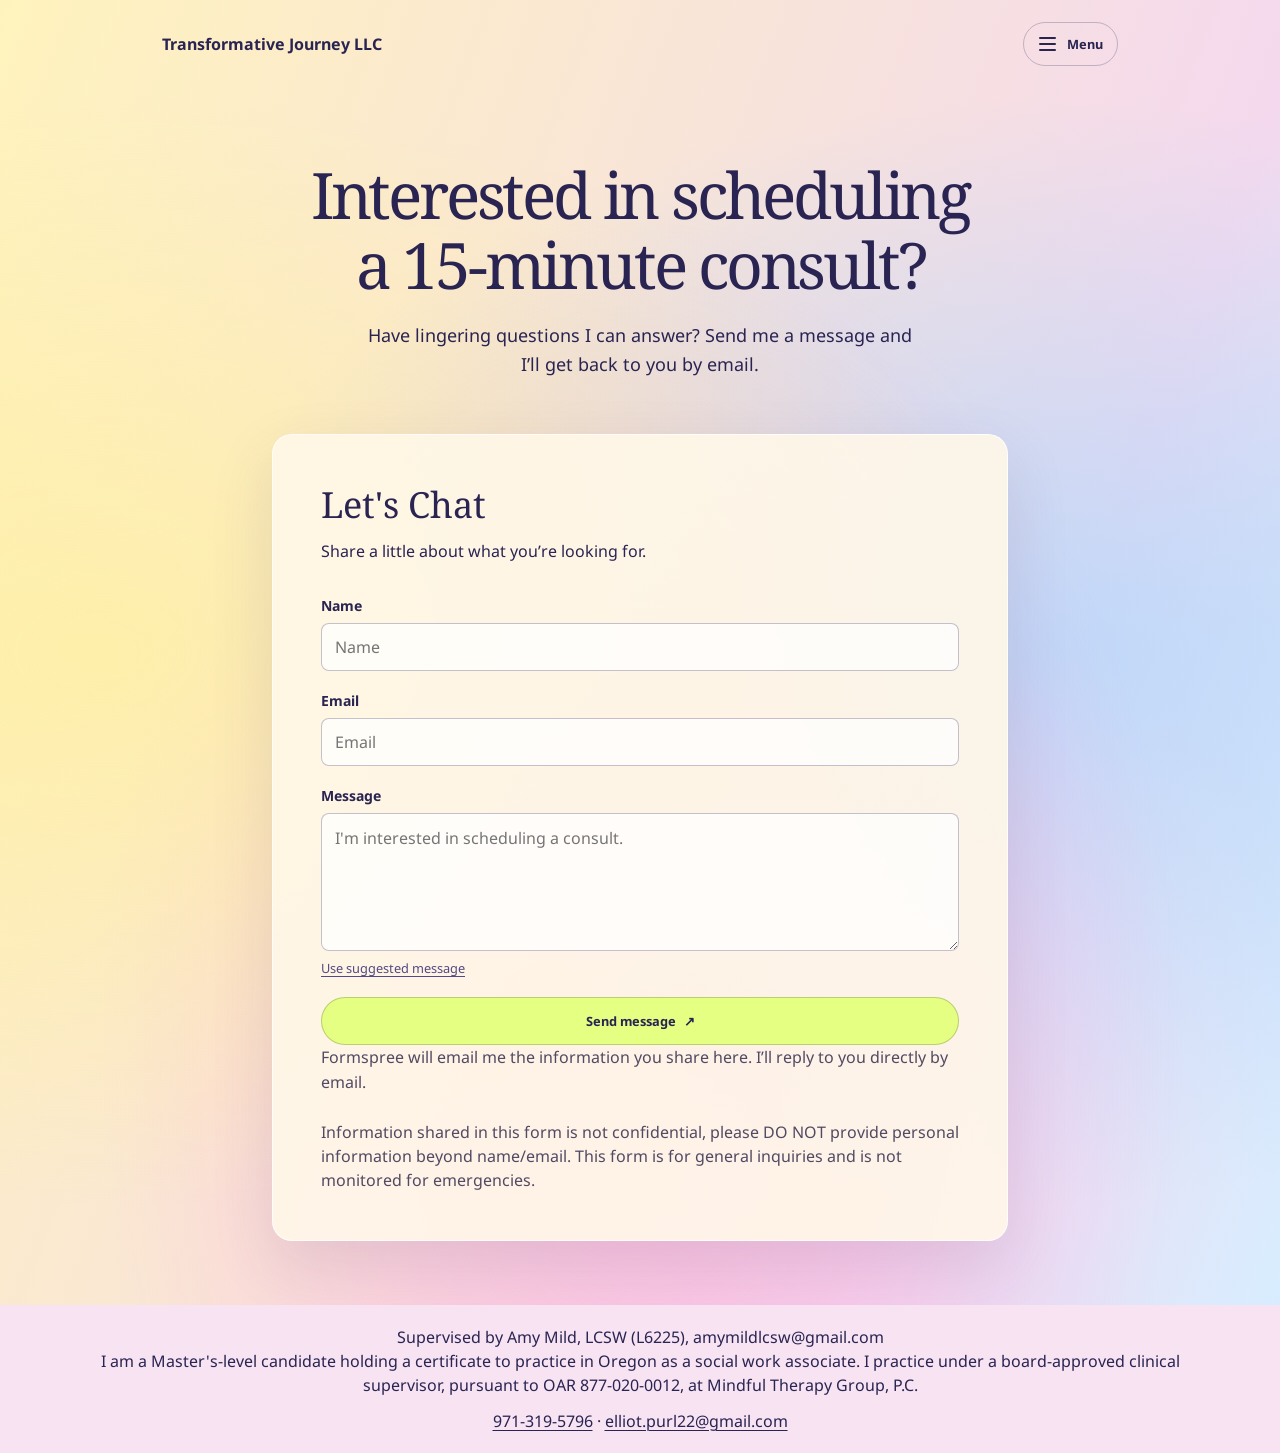
<file: src/contactme.html>
<!DOCTYPE html>
<html lang="en">
<head>
	<meta charset="UTF-8">
	<meta name="viewport" content="width=device-width, initial-scale=1.0">
	<meta name="theme-color" content="#fff3bd">
	<meta name="description" content="Get in touch with Elliot Purl about therapy services and general questions.">
	<title>Contact | Transformative Journey LLC</title>
	<link rel="preconnect" href="https://fonts.googleapis.com">
	<link rel="preconnect" href="https://fonts.gstatic.com" crossorigin>
	<link href="https://fonts.googleapis.com/css2?family=Droid+Sans:wght@400;700&family=Droid+Serif:wght@400;700&display=swap" rel="stylesheet">
	<link rel="stylesheet" href="../styles.css">
	<script src="https://code.jquery.com/jquery-3.7.1.min.js" integrity="sha256-/JqT3SQfawRcv/BIHPThkBvs0OEvtFFmqPF/lYI/Cxo=" crossorigin="anonymous" defer></script>
	<script src="contact.js" defer></script>
</head>
<body>
	<main class="contact-page">
		<header class="contact-header">
			<a class="contact-brand" href="../index.html">Transformative Journey LLC</a>
			<details class="contact-menu">
				<summary class="contact-menu-toggle">
					<span class="contact-menu-icon" aria-hidden="true"><span></span></span>
					<span>Menu</span>
				</summary>
				<nav class="contact-nav" aria-label="Main navigation">
					<a href="../index.html">Home</a>
					<a href="contactme.html" aria-current="page">Contact</a>
					<a href="covidprecaution.html">COVID precautions</a>
				</nav>
			</details>
		</header>

		<section class="contact-content" aria-labelledby="contact-title">
			<div class="contact-heading">
				<h1 id="contact-title">Interested in scheduling a 15-minute consult?</h1>
				<p class="contact-lede">Have lingering questions I can answer? Send me a message and I’ll get back to you by email.</p>
			</div>

			<div class="contact-card">
				<div class="contact-copy">
					<h2>Let's Chat</h2>
					<p>Share a little about what you’re looking for.</p>
					<form class="contact-form" action="https://formspree.io/f/mvkkdkzr" method="POST">
						<input type="hidden" name="_subject" value="New contact message from Transformative Journey LLC">
						<div class="contact-form-honeypot" aria-hidden="true">
							<label for="contact-website">Leave this field empty</label>
							<input id="contact-website" type="text" name="_gotcha" tabindex="-1" autocomplete="off">
						</div>
						<div class="contact-form-field">
							<label for="contact-name">Name</label>
							<input id="contact-name" name="name" type="text" placeholder="Name" autocomplete="name" required>
						</div>
						<div class="contact-form-field">
							<label for="contact-email">Email</label>
							<input id="contact-email" name="email" type="email" placeholder="Email" autocomplete="email" required>
						</div>
						<div class="contact-form-field">
							<label for="contact-message">Message</label>
							<textarea id="contact-message" name="message" rows="5" placeholder="I'm interested in scheduling a consult."></textarea>
							<button class="contact-message-suggestion" type="button">Use suggested message</button>
						</div>
						<button class="contact-form-submit" type="submit">Send message <span aria-hidden="true">↗</span></button>
					</form>
					<p class="contact-form-status" role="status" aria-live="polite" hidden></p>
					<p class="contact-form-note">Formspree will email me the information you share here. I’ll reply to you directly by email.</p>
					<p class="contact-form-disclaimer">Information shared in this form is not confidential, please DO NOT provide personal information beyond name/email. This form is for general inquiries and is not monitored for emergencies.</p>
				</div>
			</div>
		</section>
	</main>
	<footer class="site-footer contact-site-footer">
		<p class="footer-disclaimer">Supervised by Amy Mild, LCSW (L6225), amymildlcsw@gmail.com</p>
		<p class="footer-disclaimer">I am a Master's-level candidate holding a certificate to practice in Oregon as a social work associate. I practice under a board-approved clinical supervisor, pursuant to OAR 877-020-0012, at Mindful Therapy Group, P.C.</p>
		<p class="footer-disclaimer contact-footer-details">
			<a href="tel:+19713195796">971-319-5796</a>
			<span aria-hidden="true"> · </span>
			<a href="mailto:elliot.purl22@gmail.com">elliot.purl22@gmail.com</a>
		</p>
	</footer>
</body>
</html>
</file>
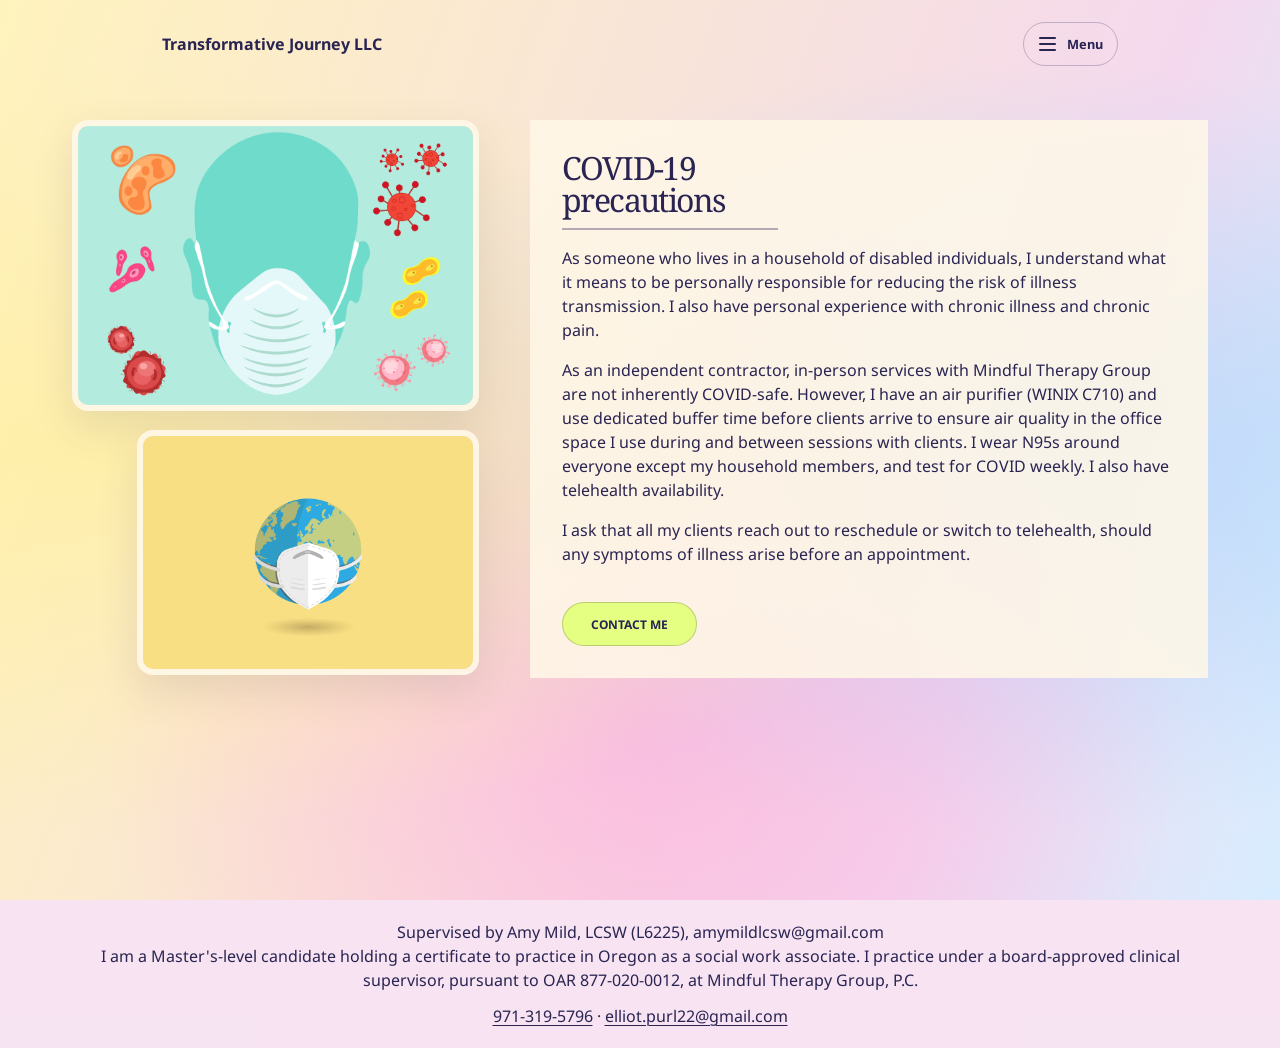
<file: src/covidprecaution.html>
<!DOCTYPE html>
<html lang="en">
<head>
	<meta charset="UTF-8">
	<meta name="viewport" content="width=device-width, initial-scale=1.0">
	<meta name="theme-color" content="#fff3bd">
	<meta name="description" content="Learn about Elliot Purl's COVID precautions for in-person therapy services.">
	<title>COVID Precautions | Transformative Journey LLC</title>
	<link rel="preconnect" href="https://fonts.googleapis.com">
	<link rel="preconnect" href="https://fonts.gstatic.com" crossorigin>
	<link href="https://fonts.googleapis.com/css2?family=Droid+Sans:wght@400;700&family=Droid+Serif:wght@400;700&display=swap" rel="stylesheet">
	<link rel="stylesheet" href="../styles.css">
</head>
<body>
	<main class="contact-page">
		<header class="contact-header">
			<a class="contact-brand" href="../index.html">Transformative Journey LLC</a>
			<details class="contact-menu">
				<summary class="contact-menu-toggle">
					<span class="contact-menu-icon" aria-hidden="true"><span></span></span>
					<span>Menu</span>
				</summary>
				<nav class="contact-nav" aria-label="Main navigation">
					<a href="../index.html">Home</a>
					<a href="contactme.html">Contact</a>
					<a href="covidprecaution.html" aria-current="page">COVID precautions</a>
				</nav>
			</details>
		</header>

		<section class="contact-content covid-content" aria-labelledby="covid-title">
			<div class="about-content">
				<div class="about-gallery covid-gallery" aria-label="COVID precaution illustrations">
					<img class="about-portrait" src="../images/covid-mask-illustration.png" alt="Illustration of a person wearing a face mask, surrounded by germs.">
					<img class="about-cat" src="../images/covid-earth-mask-illustration.png" alt="Illustration of Earth wearing a face mask.">
				</div>
				<div class="about-card">
					<h1 class="hours-heading" id="covid-title">COVID-19 precautions</h1>
					<p>As someone who lives in a household of disabled individuals, I understand what it means to be personally responsible for reducing the risk of illness transmission. I also have personal experience with chronic illness and chronic pain.</p>
					<p>As an independent contractor, in-person services with Mindful Therapy Group are not inherently COVID-safe. However, I have an air purifier (WINIX C710) and use dedicated buffer time before clients arrive to ensure air quality in the office space I use during and between sessions with clients. I wear N95s around everyone except my household members, and test for COVID weekly. I also have telehealth availability.</p>
					<p>I ask that all my clients reach out to reschedule or switch to telehealth, should any symptoms of illness arise before an appointment.</p>
					<a class="booking-link about-contact-link" href="contactme.html">Contact me</a>
				</div>
			</div>
		</section>
	</main>
	<footer class="site-footer contact-site-footer">
		<p class="footer-disclaimer">Supervised by Amy Mild, LCSW (L6225), amymildlcsw@gmail.com</p>
		<p class="footer-disclaimer">I am a Master's-level candidate holding a certificate to practice in Oregon as a social work associate. I practice under a board-approved clinical supervisor, pursuant to OAR 877-020-0012, at Mindful Therapy Group, P.C.</p>
		<p class="footer-disclaimer contact-footer-details">
			<a href="tel:+19713195796">971-319-5796</a>
			<span aria-hidden="true"> · </span>
			<a href="mailto:elliot.purl22@gmail.com">elliot.purl22@gmail.com</a>
		</p>
	</footer>
</body>
</html>
</file>
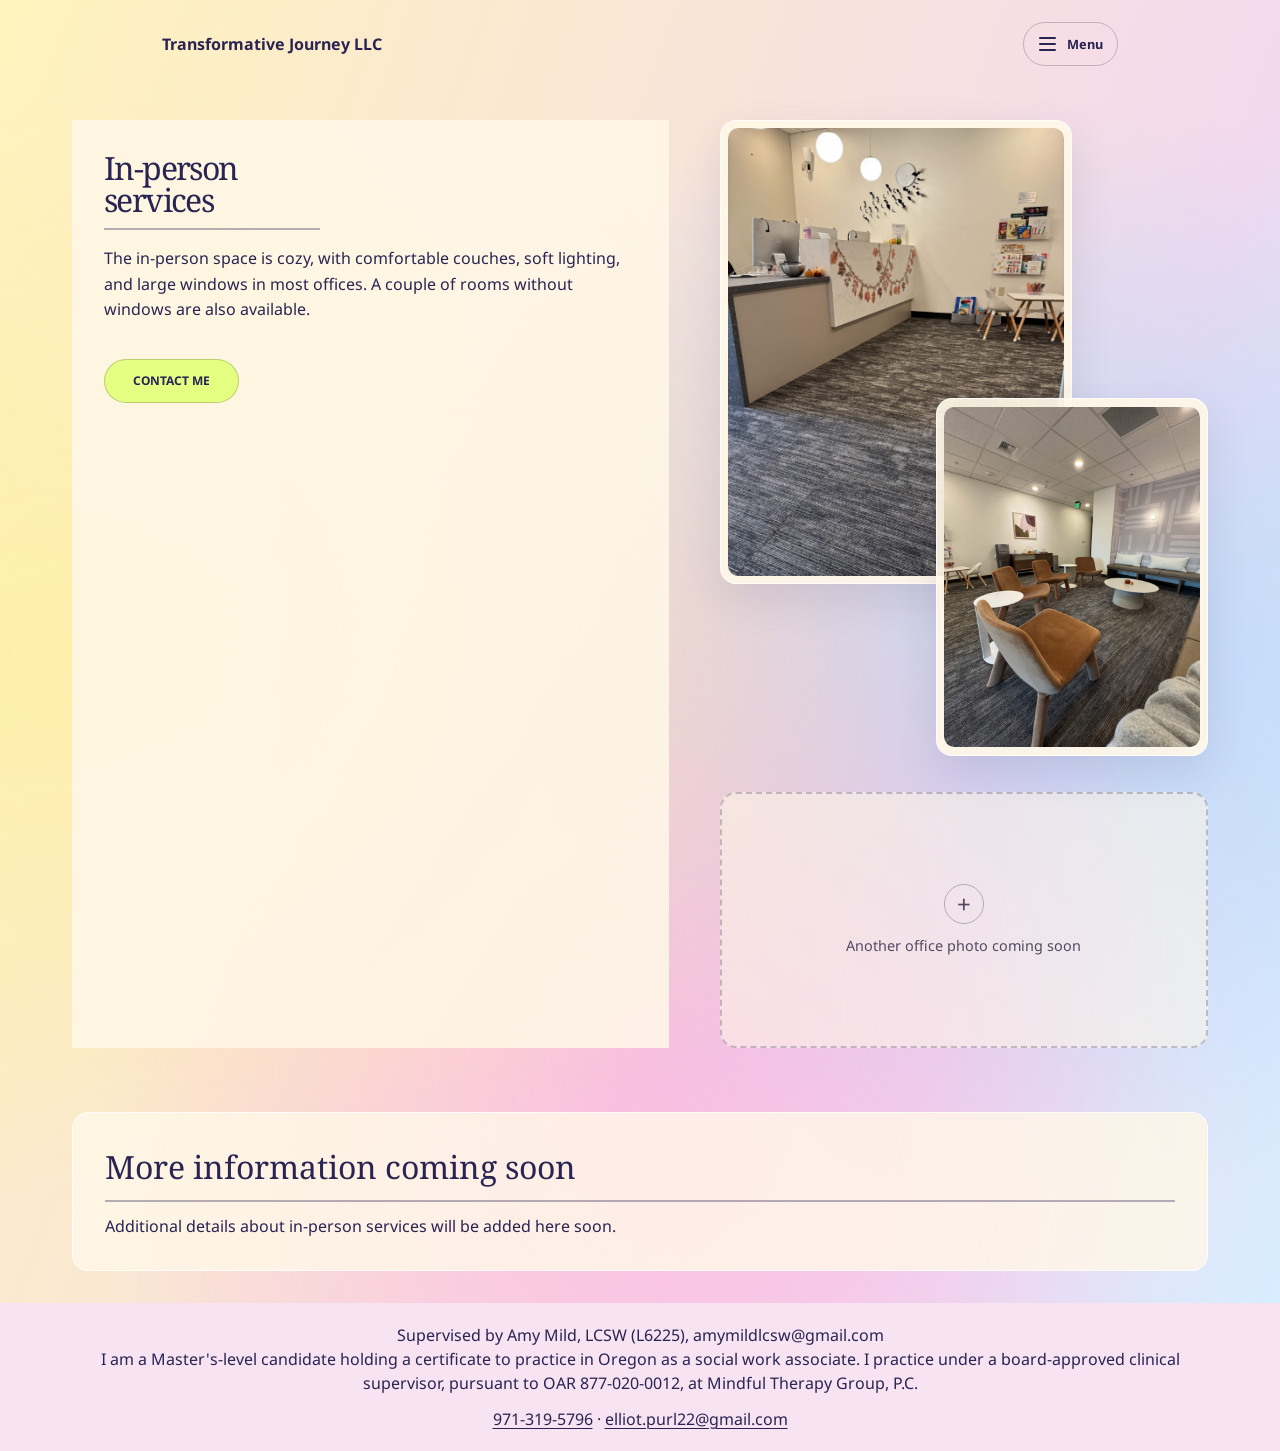
<file: src/inpersonservices.html>
<!DOCTYPE html>
<html lang="en">
<head>
	<meta charset="UTF-8">
	<meta name="viewport" content="width=device-width, initial-scale=1.0">
	<meta name="theme-color" content="#fff3bd">
	<meta name="description" content="Learn about the in-person therapy space available through Elliot Purl.">
	<title>In-Person Services | Transformative Journey LLC</title>
	<link rel="preconnect" href="https://fonts.googleapis.com">
	<link rel="preconnect" href="https://fonts.gstatic.com" crossorigin>
	<link href="https://fonts.googleapis.com/css2?family=Droid+Sans:wght@400;700&family=Droid+Serif:wght@400;700&display=swap" rel="stylesheet">
	<link rel="stylesheet" href="../styles.css">
</head>
<body>
	<main class="contact-page">
		<header class="contact-header">
			<a class="contact-brand" href="../index.html">Transformative Journey LLC</a>
			<details class="contact-menu">
				<summary class="contact-menu-toggle">
					<span class="contact-menu-icon" aria-hidden="true"><span></span></span>
					<span>Menu</span>
				</summary>
				<nav class="contact-nav" aria-label="Main navigation">
					<a href="../index.html">Home</a>
					<a href="contactme.html">Contact</a>
					<a href="covidprecaution.html">COVID precautions</a>
					<a href="inpersonservices.html" aria-current="page">In-person services</a>
				</nav>
			</details>
		</header>

		<section class="contact-content inperson-content" aria-labelledby="inperson-title">
			<div class="inperson-layout">
				<div class="about-card inperson-card">
					<h1 class="hours-heading" id="inperson-title">In-person services</h1>
					<p>The in-person space is cozy, with comfortable couches, soft lighting, and large windows in most offices. A couple of rooms without windows are also available.</p>
					<a class="booking-link about-contact-link" href="contactme.html">Contact me</a>
				</div>

				<div class="inperson-gallery" aria-label="Photos of the in-person therapy space">
					<figure class="inperson-photo">
						<img src="../images/inperson-front-desk.png" alt="The therapy office front desk and children's play area.">
					</figure>
					<figure class="inperson-photo inperson-photo-offset">
						<img src="../images/inperson-office.png" alt="The therapy office seating area with couches and soft lighting.">
					</figure>
					<div class="inperson-photo-placeholder" role="img" aria-label="A third office photo will be added soon">
						<span class="inperson-placeholder-icon" aria-hidden="true">+</span>
						<span>Another office photo coming soon</span>
					</div>
				</div>
			</div>
		</section>
		<section class="inperson-coming-section" aria-labelledby="inperson-coming-title">
			<div class="inperson-coming-card">
				<h2 class="hours-heading" id="inperson-coming-title">More information coming soon</h2>
				<p>Additional details about in-person services will be added here soon.</p>
			</div>
		</section>
	</main>
	<footer class="site-footer contact-site-footer">
		<p class="footer-disclaimer">Supervised by Amy Mild, LCSW (L6225), amymildlcsw@gmail.com</p>
		<p class="footer-disclaimer">I am a Master's-level candidate holding a certificate to practice in Oregon as a social work associate. I practice under a board-approved clinical supervisor, pursuant to OAR 877-020-0012, at Mindful Therapy Group, P.C.</p>
		<p class="footer-disclaimer contact-footer-details">
			<a href="tel:+19713195796">971-319-5796</a>
			<span aria-hidden="true"> · </span>
			<a href="mailto:elliot.purl22@gmail.com">elliot.purl22@gmail.com</a>
		</p>
	</footer>
</body>
</html>
</file>
<file: styles.css>
* {
	box-sizing: border-box;
}

body {
	margin: 0;
	color: #292452;
	font-family: "Droid Sans", sans-serif;
}

.index {
	position: relative;
	display: grid;
	min-height: 100vh;
	min-height: 100svh;
	overflow: hidden;
	isolation: isolate;
}

.index::before {
	position: absolute;
	z-index: -1;
	inset: -10%;
	background:
		radial-gradient(ellipse at 15% 50%, rgba(255, 240, 160, 0.75), transparent 50%),
		radial-gradient(ellipse at 50% 75%, rgba(255, 161, 221, 0.75), transparent 50%),
		radial-gradient(ellipse at 75% 50%, rgba(161, 215, 255, 0.75), transparent 50%),
        linear-gradient(110deg, #fff3bd, #f4d9ee 75%, #d7edff);
	content: "";
}

.index-menu-header {
	position: absolute;
	z-index: 2;
	top: 0;
	left: 50%;
	display: flex;
	width: min(100%, 1280px);
	justify-content: flex-end;
	padding: clamp(1.5rem, 6vw, 4.5rem);
	transform: translateX(-50%);
}

.index-content {
	position: relative;
	display: grid;
	grid-template-columns: minmax(0, 0.75fr) minmax(0, 1.25fr);
	align-items: center;
	gap: clamp(1rem, 4vw, 3.5rem);
	width: min(100%, 1280px);
	min-height: 100vh;
	min-height: 100svh;
	margin-inline: auto;
	padding: clamp(1.5rem, 6vw, 4.5rem);
}

.intro {
	grid-column: 1 / -1;
	display: flex;
	flex-direction: column;
	align-items: flex-start;
	min-height: min(75vh, 540px);
}

.brand {
	margin: 0 0 clamp(2rem, 8vh, 4.5rem);
	font-size: 1rem;
	font-weight: 700;
}

h1 {
	max-width: 12ch;
	margin: 0;
	font-family: "Droid Serif", serif;
	font-size: clamp(2rem, 4vw, 3rem);
	font-weight: 400;
	line-height: 1;
	letter-spacing: -0.05em;
}

.tagline {
	margin: 1.25rem 0 1.5rem;
	font-size: clamp(1rem, 1.5vw, 1rem);
}

.booking-link {
	display: inline-flex;
	min-height: 2.75rem;
	align-items: center;
	justify-content: center;
	padding: 0.75rem 1.75rem;
	border: 1px solid rgba(52, 61, 36, 0.24);
	border-radius: 1000px;
	background: #e5ff83;
	color: #292452;
	font-size: 0.75rem;
	font-weight: 700;
	text-decoration: none;
	text-transform: uppercase;
	transition: background-color 180ms ease, transform 180ms ease;
}

.booking-link:hover {
	transform: translateY(-2px);
	background: #d9f76c;
	color: #292452;
}

.booking-link:focus-visible {
	outline: 3px solid #292452;
	outline-offset: 3px;
}

.site-footer {
	padding: 1.25rem clamp(1.25rem, 6vw, 4.5rem);
	background: rgba(244, 217, 238, 0.72);
}

.footer-disclaimer {
	max-width: 75rem;
	margin: 0 auto;
	font-size: 1rem;
	line-height: 1.5;
	text-align: center;
}

.supervision-section {
	width: min(100%, 1280px);
	margin: 0 auto;
	padding: 0 clamp(1.5rem, 6vw, 4.5rem);
}

.supervision-card {
	background: rgba(255, 248, 232, 0.88);
	padding: clamp(1.25rem, 3vw, 2rem);
}

.about-section {
	width: min(100%, 1280px);
	margin: 0 auto;
	padding: 2rem clamp(1.5rem, 6vw, 4.5rem);
}

.about-content {
	display: grid;
	grid-template-columns: minmax(0, 0.75fr) minmax(0, 1.25fr);
	align-items: stretch;
	gap: clamp(1.25rem, 4vw, 3.5rem);
}

.about-gallery {
	position: relative;
	min-height: 30rem;
	height: 100%;
}

.about-portrait {
	display: block;
	width: 75%;
	height: 100%;
	min-height: 30rem;
	object-fit: cover;
	object-position: center 25%;
}

.about-cat {
	position: absolute;
	right: 0;
	bottom: 0;
	width: 60%;
	height: 40%;
	border: 0.5rem solid rgba(255, 248, 232, 0.92);
	object-fit: cover;
	object-position: center 25%;
}

.about-card {
	align-self: stretch;
	background: rgba(255, 248, 232, 0.88);
	padding: clamp(1.25rem, 3vw, 2rem);
}

.about-card p {
	margin: 0 0 1rem;
	font-size: clamp(1rem, 1vw, 1rem);
	line-height: 1.5;
}

.about-card p:last-child {
	margin-bottom: 0;
}

.about-contact-link {
	margin-top: 1.25rem;
}

.practice-details {
	width: min(100%, 1280px);
	margin: 0 auto;
	padding: 2rem clamp(1.5rem, 6vw, 4.5rem) 4rem;
}

.details-content {
	display: grid;
	grid-template-columns: minmax(0, 0.75fr) minmax(0, 1.25fr);
	align-items: stretch;
	gap: clamp(1.25rem, 4vw, 3.5rem);
}

.hours-column {
	display: flex;
	flex-direction: column;
	gap: 1rem;
}

.practice-cat {
	display: block;
	width: 100%;
	aspect-ratio: 1.2;
	object-fit: cover;
	object-position: center 20%;
}

.hours-card,
.insurance-card {
	background: rgba(255, 248, 232, 0.88);
	padding: clamp(1rem, 2.5vw, 1.75rem);
}

.hours-heading {
	margin: 0 0 1rem;
	padding-bottom: 0.75rem;
	border-bottom: 2px solid rgba(41, 36, 82, 0.35);
	font-family: "Droid Serif", serif;
	font-size: clamp(1.25rem, 2.5vw, 2rem);
	font-weight: 400;
}

.hours-card p {
	margin: 0.5rem 0;
	font-size: 1rem;
	line-height: 1.5;
}

.hours-card .appointment-note {
	margin-top: 1.5rem;
	font-weight: 700;
}

.insurance-card {
	display: flex;
	flex-direction: column;
	height: auto;
	padding: clamp(0.75rem, 1.5vw, 1.25rem);
}

.details-side {
	display: flex;
	flex-direction: column;
	justify-content: center;
}

.insurance-card h3 {
	margin: 0 0 1rem;
	font-family: "Droid Sans", sans-serif;
	font-size: 1rem;
	font-weight: 700;
	text-align: center;
}

.insurance-list {
	display: grid;
	grid-template-columns: repeat(2, minmax(0, 1fr));
	align-content: start;
	gap: 0.50rem 1.5rem;
	margin: 0;
	padding: 0;
	list-style: none;
	font-size: clamp(0.75rem, 1vw, 1rem);
	line-height: 1.50;
}

.details-disclaimer {
	margin: auto 0 0;
	padding-top: 2rem;
	font-size: 0.75rem;
	font-weight: 700;
	line-height: 1.5;
	text-align: center;
}
.photo-wrap {
	position: absolute;
	top: 50%;
	right: clamp(1.5rem, 6vw, 4.5rem);
	display: grid;
	width: min(50%, 600px);
	place-items: center;
	transform: translateY(-50%);
}

.landscape {
	display: block;
	width: min(100%, 600px);
	height: auto;
	filter: drop-shadow(0 20px 35px rgba(72, 57, 94, 0.1));
}

.contact-page {
	position: relative;
	min-height: 100vh;
	min-height: 100svh;
	overflow: hidden;
	isolation: isolate;
	background: linear-gradient(110deg, #fff3bd, #f4d9ee 75%, #d7edff);
}

.contact-page::before {
	position: absolute;
	z-index: -1;
	inset: -10%;
	background:
		radial-gradient(ellipse at 15% 50%, rgba(255, 240, 160, 0.75), transparent 50%),
		radial-gradient(ellipse at 50% 75%, rgba(255, 161, 221, 0.55), transparent 50%),
		radial-gradient(ellipse at 75% 50%, rgba(161, 215, 255, 0.65), transparent 50%);
	content: "";
}

.contact-header,
.contact-content {
	width: min(100%, 1100px);
	margin-inline: auto;
	padding-inline: clamp(1.25rem, 6vw, 4.5rem);
}

.contact-header {
	position: relative;
	z-index: 2;
	display: flex;
	min-height: 5.5rem;
	align-items: center;
	justify-content: space-between;
	gap: 1rem;
	padding-block: 0.75rem;
}

.contact-brand {
	color: #292452;
	font-weight: 700;
	text-decoration: none;
}

.contact-brand {
	font-size: clamp(0.9rem, 2vw, 1rem);
}

.contact-menu {
	position: relative;
}

.contact-menu-toggle {
	display: inline-flex;
	min-height: 2.75rem;
	align-items: center;
	gap: 0.65rem;
	padding: 0.6rem 0.9rem;
	border: 1px solid rgba(41, 36, 82, 0.25);
	border-radius: 1000px;
	color: #292452;
	font-size: 0.8rem;
	font-weight: 700;
	cursor: pointer;
	list-style: none;
}

.contact-menu-toggle::-webkit-details-marker {
	display: none;
}

.contact-menu-toggle:hover {
	color: #574a8a;
}

.contact-menu-toggle:focus-visible {
	outline: 3px solid #292452;
	outline-offset: 3px;
}

.contact-menu-icon {
	display: grid;
	width: 1.1rem;
	gap: 0.22rem;
}

.contact-menu-icon::before,
.contact-menu-icon::after,
.contact-menu-icon span {
	display: block;
	width: 100%;
	height: 2px;
	border-radius: 2px;
	background: currentColor;
	content: "";
	transition: transform 180ms ease, opacity 180ms ease;
}

.contact-menu[open] .contact-menu-icon::before {
	transform: translateY(0.33rem) rotate(45deg);
}

.contact-menu[open] .contact-menu-icon span {
	opacity: 0;
}

.contact-menu[open] .contact-menu-icon::after {
	transform: translateY(-0.33rem) rotate(-45deg);
}

.contact-nav {
	position: absolute;
	top: calc(100% + 0.6rem);
	right: 0;
	display: grid;
	min-width: 13rem;
	gap: 0.35rem;
	padding: 0.5rem;
	border: 1px solid rgba(41, 36, 82, 0.16);
	border-radius: 0.9rem;
	background: rgba(255, 248, 232, 0.98);
	box-shadow: 0 1rem 2rem rgba(72, 57, 94, 0.16);
}

.contact-nav a {
	padding: 0.75rem 0.9rem;
	border-radius: 0.55rem;
	color: #292452;
	font-size: 0.9rem;
	font-weight: 700;
	text-decoration: none;
}

.contact-nav a[aria-current="page"] {
	background: rgba(244, 217, 238, 0.72);
}

.contact-nav a:hover {
	background: rgba(244, 217, 238, 0.5);
	color: #574a8a;
}

.contact-nav a:focus-visible {
	outline: 3px solid #292452;
	outline-offset: 2px;
}

.contact-brand:hover {
	color: #574a8a;
}

.contact-brand:focus-visible,
.contact-form-submit:focus-visible {
	outline: 3px solid #292452;
	outline-offset: 3px;
}

.contact-content {
	padding-block: clamp(2.5rem, 8vh, 5rem) 4rem;
}

.contact-heading {
	max-width: 42rem;
	margin: 0 auto clamp(2rem, 5vw, 3.5rem);
	text-align: center;
}

.contact-eyebrow {
	margin: 0 0 0.75rem;
	color: #625778;
	font-size: 0.75rem;
	font-weight: 700;
	letter-spacing: 0.12em;
	text-transform: uppercase;
}

.contact-heading h1 {
	max-width: none;
	font-size: clamp(2.25rem, 6vw, 4rem);
	line-height: 1.1;
}

.contact-lede {
	max-width: 34rem;
	margin: 1.25rem auto 0;
	font-size: clamp(1rem, 2vw, 1.125rem);
	line-height: 1.6;
}

.contact-card {
	position: relative;
	max-width: 46rem;
	margin-inline: auto;
	border: 1px solid rgba(255, 255, 255, 0.8);
	border-radius: 1.25rem;
	background: rgba(255, 248, 232, 0.9);
	box-shadow: 0 1.5rem 4rem rgba(72, 57, 94, 0.12);
}

.contact-copy {
	padding: clamp(1.5rem, 5vw, 3rem);
}

.contact-copy h2 {
	margin: 0 0 0.75rem;
	font-family: "Droid Serif", serif;
	font-size: clamp(1.5rem, 4vw, 2.25rem);
	font-weight: 400;
	line-height: 1.2;
}

.contact-copy > p:not(.contact-eyebrow, .contact-form-status, .contact-form-disclaimer) {
	margin: 0;
	line-height: 1.6;
}

.contact-form {
	display: grid;
	gap: 1.25rem;
	margin-top: 2rem;
}

.contact-form-field {
	display: grid;
	gap: 0.5rem;
}

.contact-form-field label {
	font-size: 0.875rem;
	font-weight: 700;
}

.contact-form-field input,
.contact-form-field textarea {
	width: 100%;
	border: 1px solid rgba(41, 36, 82, 0.28);
	border-radius: 0.5rem;
	background: rgba(255, 255, 255, 0.75);
	color: #292452;
	font: inherit;
}

.contact-form-field input {
	min-height: 3rem;
	padding: 0.65rem 0.8rem;
}

.contact-form-field textarea {
	min-height: 8rem;
	padding: 0.8rem;
	resize: vertical;
}

.contact-message-suggestion {
	justify-self: start;
	padding: 0;
	border: 0;
	background: none;
	color: #514a83;
	font: inherit;
	font-size: 0.8rem;
	text-decoration: underline;
	text-underline-offset: 0.2em;
	cursor: pointer;
}

.contact-message-suggestion:hover {
	color: #292452;
}

.contact-message-suggestion:focus-visible {
	outline: 3px solid rgba(41, 36, 82, 0.5);
	outline-offset: 3px;
}

.contact-form-field input:focus,
.contact-form-field textarea:focus {
	outline: 3px solid rgba(41, 36, 82, 0.25);
	border-color: #292452;
}

.contact-form-honeypot {
	position: absolute;
	width: 1px;
	height: 1px;
	overflow: hidden;
	clip: rect(0, 0, 0, 0);
	white-space: nowrap;
}

.contact-form-submit {
	display: inline-flex;
	min-height: 3rem;
	align-items: center;
	justify-content: center;
	gap: 0.5rem;
	padding: 0.75rem 1.5rem;
	border: 1px solid rgba(52, 61, 36, 0.24);
	border-radius: 1000px;
	background: #e5ff83;
	color: #292452;
	font: inherit;
	font-size: 0.8rem;
	font-weight: 700;
	cursor: pointer;
	transition: background-color 180ms ease, transform 180ms ease;
}

.contact-form-submit:hover:not(:disabled) {
	transform: translateY(-2px);
	background: #d9f76c;
}

.contact-form-submit:disabled {
	cursor: wait;
	opacity: 0.7;
}

.contact-form-note {
	margin: 1rem 0 0;
	color: #514a63;
	font-size: 1rem;
	line-height: 1.5;
}

.contact-form-status {
	margin: 1rem 0 0;
	font-size: 1rem;
	font-weight: 700;
	line-height: 1.5;
}

.contact-form-status[data-state="success"] {
	color: #27623c;
}

.contact-form-status[data-state="error"] {
	color: #9c2727;
}

.contact-form-disclaimer {
	margin: 1.5rem 0 0;
	color: #514a63;
	font-size: 1rem;
	line-height: 1.5;
}

.contact-site-footer {
	margin-top: 0;
}

.contact-footer-details {
	margin-top: 0.75rem;
}

.contact-footer-details a {
	color: inherit;
	text-decoration-thickness: 1px;
	text-underline-offset: 0.2em;
}

.contact-footer-details a:hover {
	color: #574a8a;
}

.contact-footer-details a:focus-visible {
	outline: 3px solid #292452;
	outline-offset: 3px;
}

.covid-content {
	width: min(100%, 1280px);
	padding: 2rem clamp(1.5rem, 6vw, 4.5rem);
}

.covid-additional-section {
	padding-bottom: 2rem;
}

.covid-additional-placeholder {
	margin: 0;
	font-size: 1rem;
	line-height: 1.5;
	text-align: center;
}

.covid-gallery {
	display: grid;
	height: auto;
	min-height: 0;
	gap: 1rem;
}

.covid-gallery img {
	width: 100%;
	height: auto;
	min-height: 0;
	border: 0.4rem solid rgba(255, 248, 232, 0.92);
	border-radius: 1rem;
	object-fit: contain;
	box-shadow: 0 1rem 2.5rem rgba(72, 57, 94, 0.12);
}

.covid-gallery .about-portrait {
	width: 100%;
}

.covid-gallery .about-cat {
	position: static;
	width: 84%;
	height: auto;
	margin-left: auto;
	border-width: 0.4rem;
}

.inperson-content {
	width: min(100%, 1280px);
	padding: 2rem clamp(1.5rem, 6vw, 4.5rem) 4rem;
}

.inperson-layout {
	display: grid;
	grid-template-columns: minmax(0, 1.1fr) minmax(0, 0.9fr);
	align-items: start;
	gap: clamp(1.25rem, 4vw, 3.5rem);
}

.inperson-card {
	padding: clamp(1.25rem, 3vw, 2rem);
}

.inperson-card .hours-heading {
	margin-bottom: 1rem;
}

.inperson-card p {
	margin: 0 0 1rem;
	font-size: 1rem;
	line-height: 1.6;
}

.inperson-gallery {
	position: relative;
	display: grid;
	gap: 1rem;
}

.inperson-photo {
	width: min(100%, 22rem);
	margin: 0;
	padding: 0.45rem;
	border: 1px solid rgba(255, 255, 255, 0.8);
	border-radius: 1rem;
	background: rgba(255, 248, 232, 0.92);
	box-shadow: 0 1rem 2.5rem rgba(72, 57, 94, 0.12);
	overflow: hidden;
}

.inperson-photo img {
	display: block;
	width: 100%;
	height: auto;
	border-radius: 0.65rem;
}

.inperson-photo-offset {
	position: absolute;
	top: 30%;
	right: 0;
	z-index: 1;
	width: min(78%, 17rem);
}

.inperson-photo-placeholder {
	display: grid;
	width: 100%;
	min-height: 16rem;
	margin-top: 12rem;
	place-content: center;
	justify-items: center;
	gap: 0.75rem;
	padding: 1.5rem;
	border: 2px dashed rgba(41, 36, 82, 0.25);
	border-radius: 1rem;
	background: rgba(255, 248, 232, 0.55);
	color: #514a63;
	font-size: 0.9rem;
	text-align: center;
}

.inperson-placeholder-icon {
	display: grid;
	width: 2.5rem;
	aspect-ratio: 1;
	place-items: center;
	border: 1px solid rgba(41, 36, 82, 0.3);
	border-radius: 50%;
	font-size: 1.5rem;
	line-height: 1;
}

.inperson-coming-section {
	width: min(100%, 1280px);
	margin-inline: auto;
	padding: 0 clamp(1.5rem, 6vw, 4.5rem) 2rem;
}

.inperson-coming-card {
	padding: clamp(1.25rem, 3vw, 2rem);
	border: 1px solid rgba(255, 255, 255, 0.8);
	border-radius: 1rem;
	background: rgba(255, 248, 232, 0.82);
}

.inperson-coming-card .hours-heading {
	margin-bottom: 0.75rem;
}

.inperson-coming-card p {
	margin: 0;
	font-size: 1rem;
	line-height: 1.5;
}

@keyframes color-drift {
	0% {
		transform: translate3d(-1.5%, -1%, 0) scale(1.00);
	}
	100% {
		transform: translate3d(1.5%, 1%, 0) scale(1.00);
	}
}

@media (max-width: 540px) {
	.index-content {
		grid-template-columns: 1fr;
		gap: 2rem;
		padding: 1.5rem clamp(1.25rem, 7vw, 2.5rem) 2rem;
	}

	.intro {
		min-height: auto;
	}

	.photo-wrap {
		position: static;
		width: min(100%, 420px);
		margin: 0 auto 1.5rem;
		transform: none;
	}

	.brand {
		margin-bottom: 2rem;
	}

	h1 {
		font-size: clamp(2.75rem, 10vw, 2.5rem);
	}

	.tagline {
		margin-block: 1rem 1.25rem;
	}

	.landscape {
		width: 100%;
	}

	.index-menu-header {
		padding: 1.5rem clamp(1.25rem, 7vw, 2.5rem);
	}

	.contact-header {
		min-height: 4.5rem;
	}

	.contact-content {
		padding-top: 2.5rem;
	}

	.contact-heading {
		text-align: left;
	}

	.contact-lede {
		margin-inline: 0;
	}

	.contact-form-submit {
		width: 100%;
	}

	.inperson-layout {
		grid-template-columns: 1fr;
	}

	.inperson-gallery {
		grid-row: 1;
		grid-template-columns: repeat(2, minmax(0, 1fr));
		align-items: start;
	}

	.inperson-photo,
	.inperson-photo-placeholder {
		width: 100%;
	}

	.inperson-photo-offset {
		position: static;
		width: 100%;
		margin-top: 2rem;
	}

	.inperson-photo-placeholder {
		grid-column: 1 / -1;
		min-height: 10rem;
		margin-top: 0;
	}

	.about-section {
		padding: 1rem clamp(1.25rem, 7vw, 2.5rem);
	}

	.about-content {
		grid-template-columns: 1fr;
		gap: 1rem;
	}

	.about-gallery {
		height: clamp(25rem, 100vw, 30rem);
		min-height: 0;
	}

	.about-portrait {
		width: 75%;
		min-height: 0;
	}

	.about-cat {
		width: 60%;
		height: 35%;
		border-width: 0.25rem;
	}

	.about-card {
		padding: 1.25rem;
	}

	.about-card p {
		font-size: 1rem;
		line-height: 1.5;
	}

	.practice-details {
		padding: 1rem clamp(1.25rem, 7vw, 2.5rem) 2rem;
	}

	.details-content {
		grid-template-columns: 1fr;
	}

	.insurance-card {
		height: auto;
	}

	.insurance-list {
		grid-template-columns: repeat(2, minmax(0, 1fr));
		align-content: start;
		gap: 0.50rem 0.75rem;
		font-size: 0.75rem;
	}

}

@media (min-width: 540px) and (max-height: 420px) {
	.index-content {
		padding-block: 1rem;
	}

	.intro {
		min-height: auto;
	}

	.brand {
		margin-bottom: 1.25rem;
		font-size: 0.75rem;
	}

	h1 {
		font-size: clamp(2rem, 4vw, 2rem);
	}

	.tagline {
		margin: 0.75rem 0 1rem;
		font-size: 0.75rem;
	}

	.booking-link {
		min-height: 2rem;
		padding: 0.5rem 1.25rem;
		font-size: 0.5rem;
	}

	.footer-disclaimer,
	.details-disclaimer {
		font-size: 0.75rem;
	}
}

@media (prefers-reduced-motion: reduce) {
	.index::before {
		animation: none;
	}

	.booking-link,
	.contact-form-submit,
	.contact-menu-icon::before,
	.contact-menu-icon::after,
	.contact-menu-icon span {
		transition: none;
	}
}
</file>
